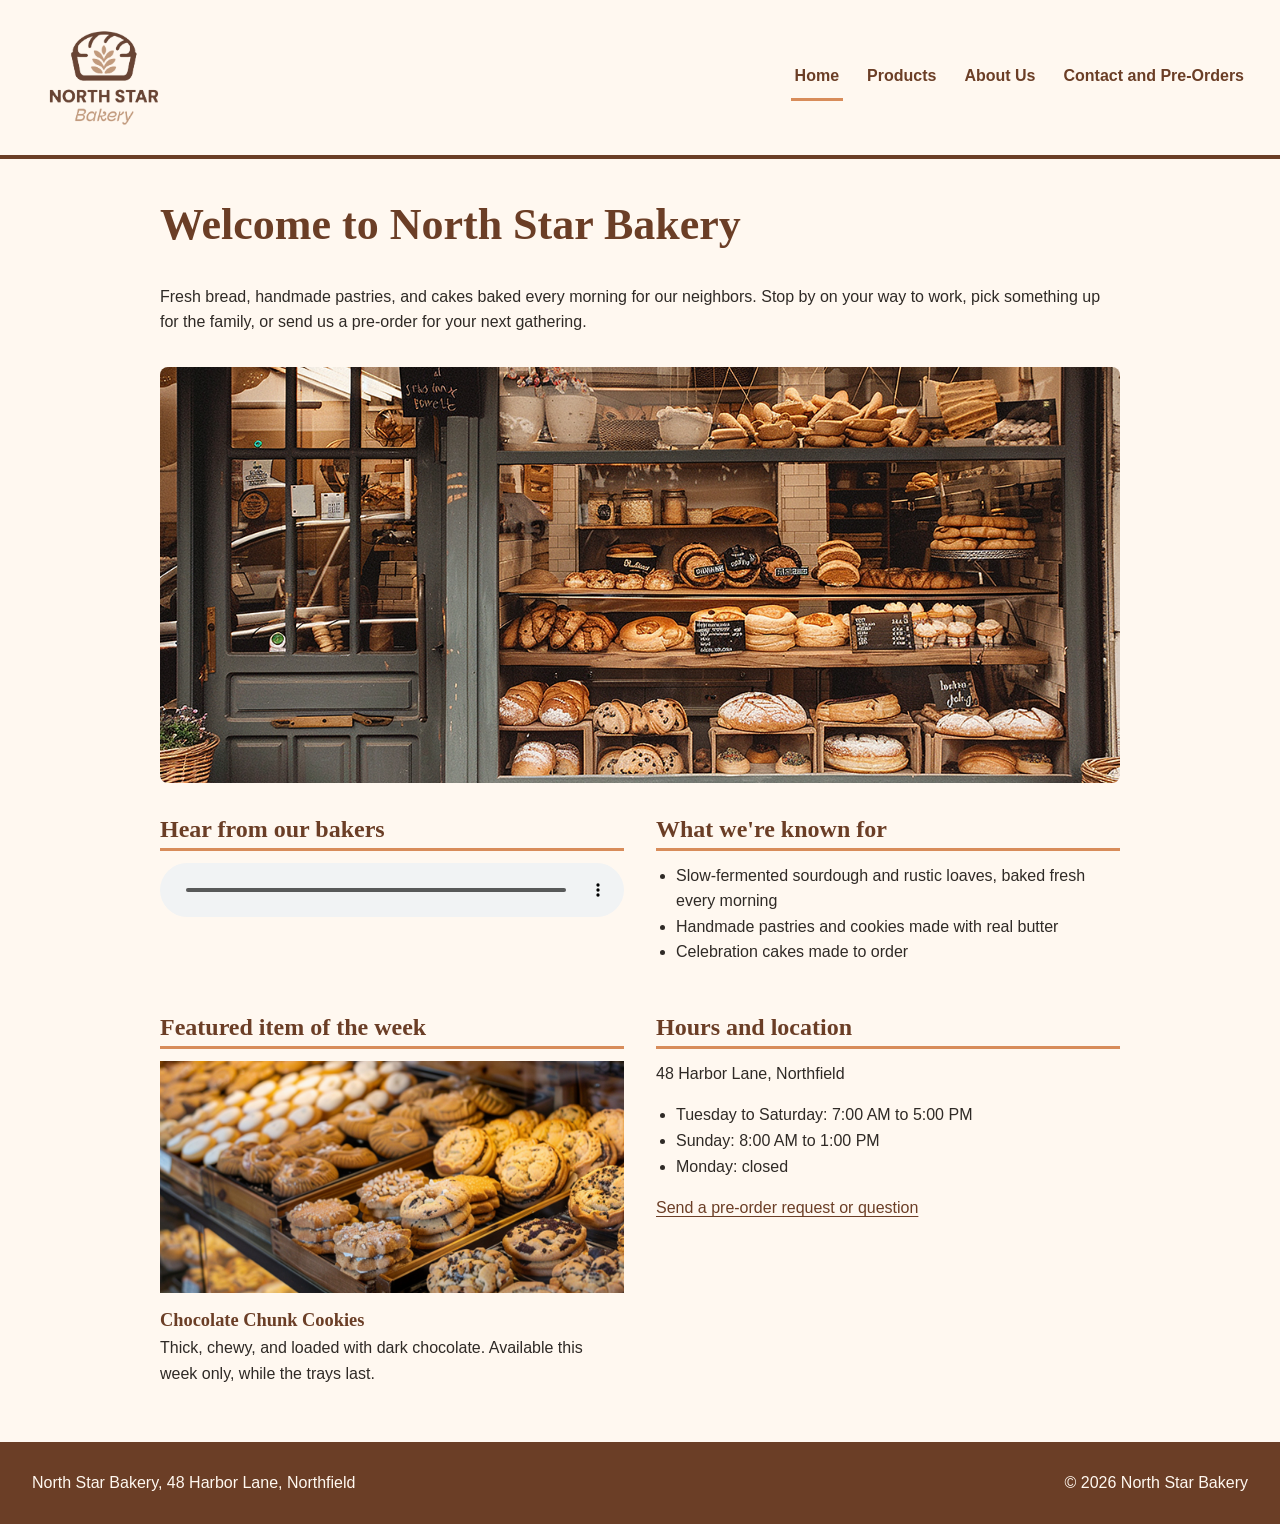
<file: index.html>
<!DOCTYPE html>
<html lang="en">
<head>
  <meta charset="UTF-8">
  <meta name="viewport" content="width=device-width, initial-scale=1.0">
  <title>North Star Bakery | Fresh Bread, Pastries, and Cakes</title>
  <link rel="stylesheet" href="style.css">
</head>
<body>
  <!-- Lets keyboard and screen reader users skip the navigation -->
  <a href="#main">Skip to main content</a>

  <header>
    <img src="media/bakery-logo_c.png" alt="North Star Bakery logo: a bread loaf with wheat stalks">
    <nav aria-label="Main navigation">
      <ul>
        <li><a href="index.html" aria-current="page">Home</a></li>
        <li><a href="products.html">Products</a></li>
        <li><a href="about.html">About Us</a></li>
        <li><a href="contact.html">Contact and Pre-Orders</a></li>
      </ul>
    </nav>
  </header>

  <main id="main">
    <h1>Welcome to North Star Bakery</h1>
    <p>Fresh bread, handmade pastries, and cakes baked every morning for our neighbors. Stop by on your way to work, pick something up for the family, or send us a pre-order for your next gathering.</p>
    <img src="media/bakery-storefront_c.png" alt="North Star Bakery storefront with breads and pastries displayed on wooden shelves in the window">

    <section>
      <h2>Hear from our bakers</h2>
      <audio controls preload="metadata">
        <source src="media/bakery-welcome_c.mp3" type="audio/mpeg">
        Your browser does not support audio playback. You can
        <a href="media/bakery-welcome_c.mp3">download the welcome message from the North Star Bakery team</a>
        instead.
      </audio>
    </section>

    <section>
      <h2>What we're known for</h2>
      <ul>
        <li>Slow-fermented sourdough and rustic loaves, baked fresh every morning</li>
        <li>Handmade pastries and cookies made with real butter</li>
        <li>Celebration cakes made to order</li>
      </ul>
    </section>

    <section>
      <h2>Featured item of the week</h2>
      <!-- Wide crop from 800px up, square crop on smaller screens -->
      <picture>
        <source media="(min-width: 800px)" srcset="media/bakery-feature-large_c.png">
        <img src="media/bakery-feature-small_c.png" alt="Trays of freshly baked chocolate chunk and sugar-topped cookies in the bakery display case">
      </picture>
      <h3>Chocolate Chunk Cookies</h3>
      <p>Thick, chewy, and loaded with dark chocolate. Available this week only, while the trays last.</p>
    </section>

    <section>
      <h2>Hours and location</h2>
      <p>48 Harbor Lane, Northfield</p>
      <ul>
        <li>Tuesday to Saturday: 7:00 AM to 5:00 PM</li>
        <li>Sunday: 8:00 AM to 1:00 PM</li>
        <li>Monday: closed</li>
      </ul>
      <p><a href="contact.html">Send a pre-order request or question</a></p>
    </section>
  </main>

  <footer>
    <p>North Star Bakery, 48 Harbor Lane, Northfield</p>
    <p>&copy; 2026 North Star Bakery</p>
  </footer>
</body>
</html>
</file>
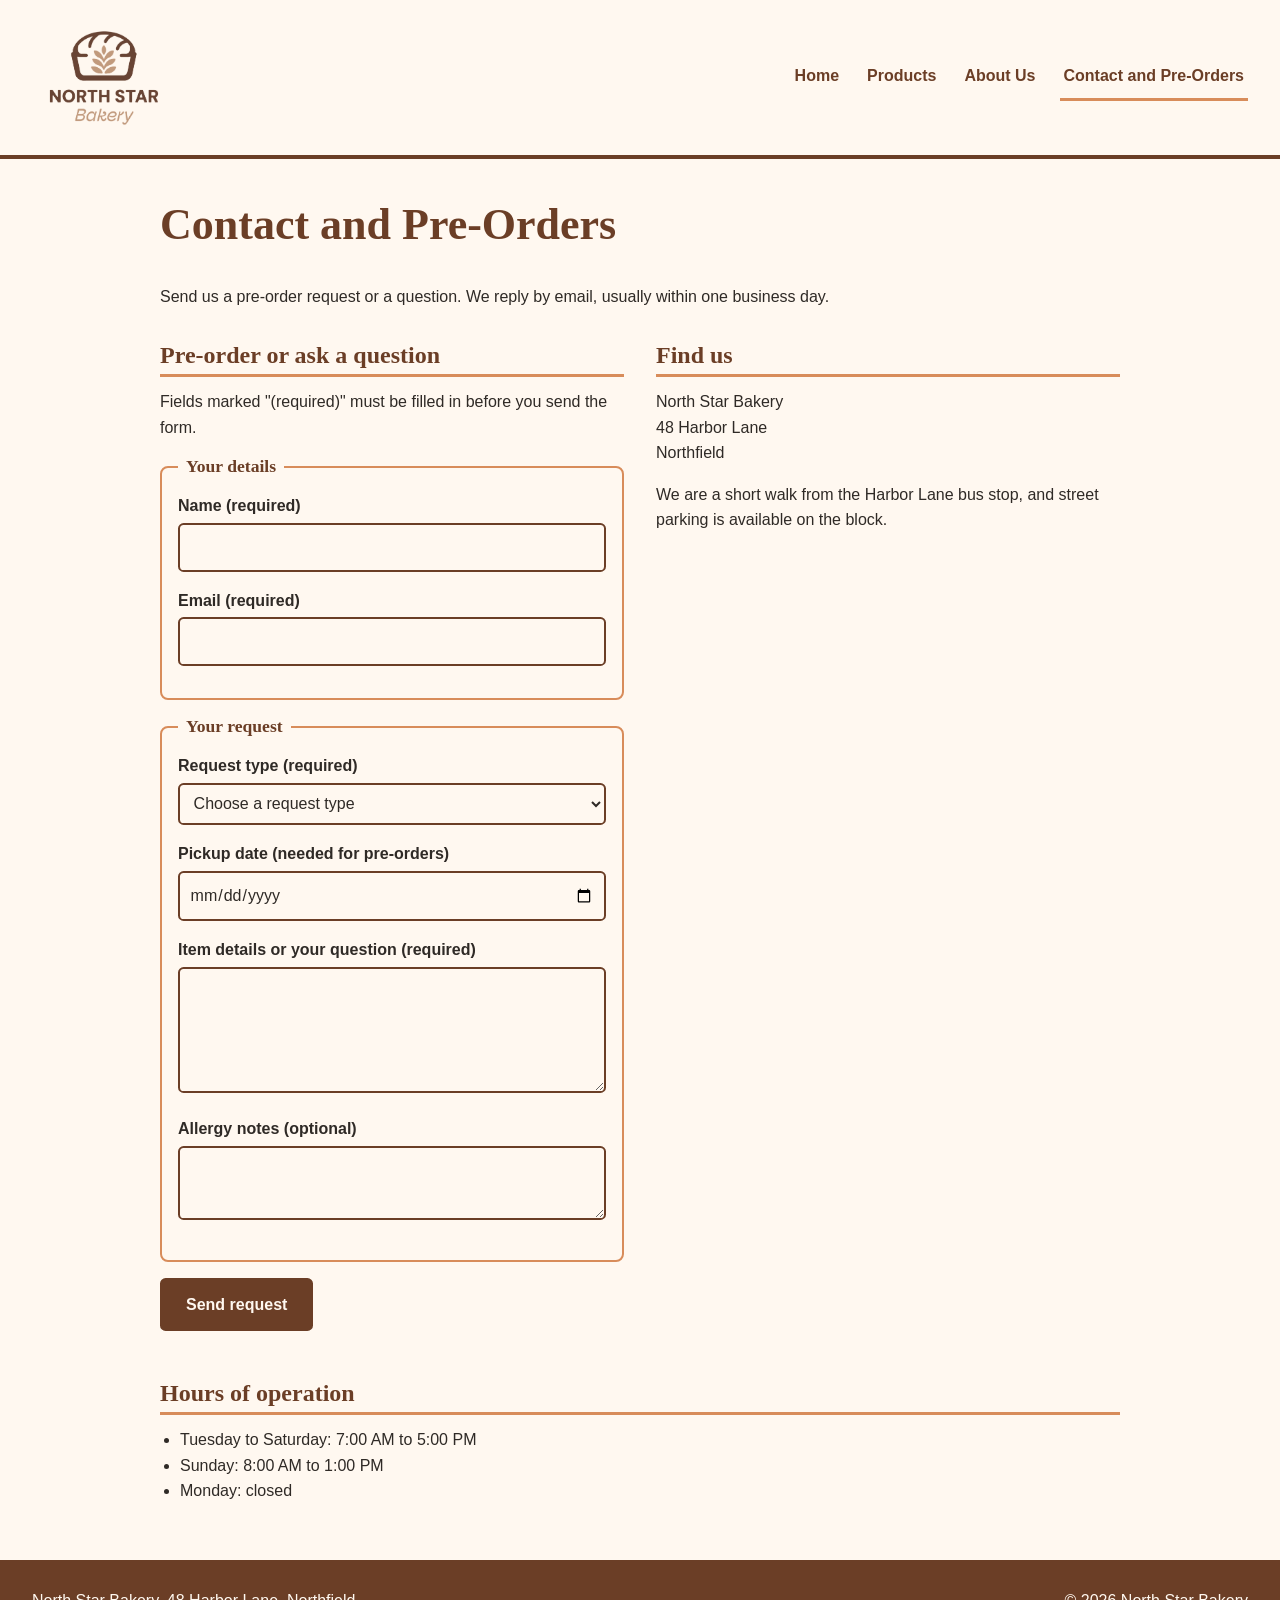
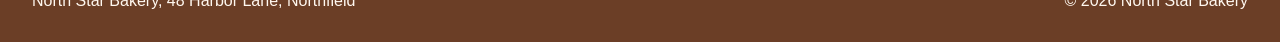
<file: contact.html>
<!DOCTYPE html>
<html lang="en">
<head>
  <meta charset="UTF-8">
  <meta name="viewport" content="width=device-width, initial-scale=1.0">
  <title>Contact and Pre-Orders | North Star Bakery</title>
  <link rel="stylesheet" href="style.css">
  <script src="script.js" defer></script>
</head>
<body>
  <a href="#main">Skip to main content</a>

  <header>
    <img src="media/bakery-logo_c.png" alt="North Star Bakery logo: a bread loaf with wheat stalks">
    <nav aria-label="Main navigation">
      <ul>
        <li><a href="index.html">Home</a></li>
        <li><a href="products.html">Products</a></li>
        <li><a href="about.html">About Us</a></li>
        <li><a href="contact.html" aria-current="page">Contact and Pre-Orders</a></li>
      </ul>
    </nav>
  </header>

  <main id="main">
    <h1>Contact and Pre-Orders</h1>
    <p>Send us a pre-order request or a question. We reply by email, usually within one business day.</p>

    <section>
      <h2>Pre-order or ask a question</h2>
      <!-- novalidate hands error messages to script.js; there is no backend, so submit is handled there too -->
      <form id="contact-form" action="#" method="post" novalidate>
        <p>Fields marked "(required)" must be filled in before you send the form.</p>
        <p id="prefill-note" hidden></p>

        <fieldset>
          <legend>Your details</legend>
          <p>
            <label for="name">Name (required)</label><br>
            <input type="text" id="name" name="name" autocomplete="name" minlength="2" required aria-describedby="name-error">
            <span class="error" id="name-error"></span>
          </p>
          <p>
            <label for="email">Email (required)</label><br>
            <input type="email" id="email" name="email" autocomplete="email" required aria-describedby="email-error">
            <span class="error" id="email-error"></span>
          </p>
        </fieldset>

        <fieldset>
          <legend>Your request</legend>
          <p>
            <label for="request-type">Request type (required)</label><br>
            <select id="request-type" name="request-type" required aria-describedby="request-type-error">
              <option value="">Choose a request type</option>
              <option value="pre-order">Pre-order</option>
              <option value="question">General question</option>
              <option value="event">Event or catering order</option>
            </select>
            <span class="error" id="request-type-error"></span>
          </p>
          <p>
            <label for="pickup-date">Pickup date (needed for pre-orders)</label><br>
            <input type="date" id="pickup-date" name="pickup-date" aria-describedby="pickup-date-error">
            <span class="error" id="pickup-date-error"></span>
          </p>
          <p>
            <label for="item-details">Item details or your question (required)</label><br>
            <textarea id="item-details" name="item-details" rows="4" cols="40" minlength="5" maxlength="500" required aria-describedby="item-details-error"></textarea>
            <span class="error" id="item-details-error"></span>
          </p>
          <p>
            <label for="allergies">Allergy notes (optional)</label><br>
            <textarea id="allergies" name="allergies" rows="2" cols="40" maxlength="300"></textarea>
          </p>
        </fieldset>

        <p><button type="submit">Send request</button></p>
        <p id="form-status" role="status"></p>
      </form>
    </section>

    <section>
      <h2>Find us</h2>
      <address>
        North Star Bakery<br>
        48 Harbor Lane<br>
        Northfield
      </address>
      <p>We are a short walk from the Harbor Lane bus stop, and street parking is available on the block.</p>
    </section>

    <section>
      <h2>Hours of operation</h2>
      <ul>
        <li>Tuesday to Saturday: 7:00 AM to 5:00 PM</li>
        <li>Sunday: 8:00 AM to 1:00 PM</li>
        <li>Monday: closed</li>
      </ul>
    </section>
  </main>

  <footer>
    <p>North Star Bakery, 48 Harbor Lane, Northfield</p>
    <p>&copy; 2026 North Star Bakery</p>
  </footer>
</body>
</html>
</file>
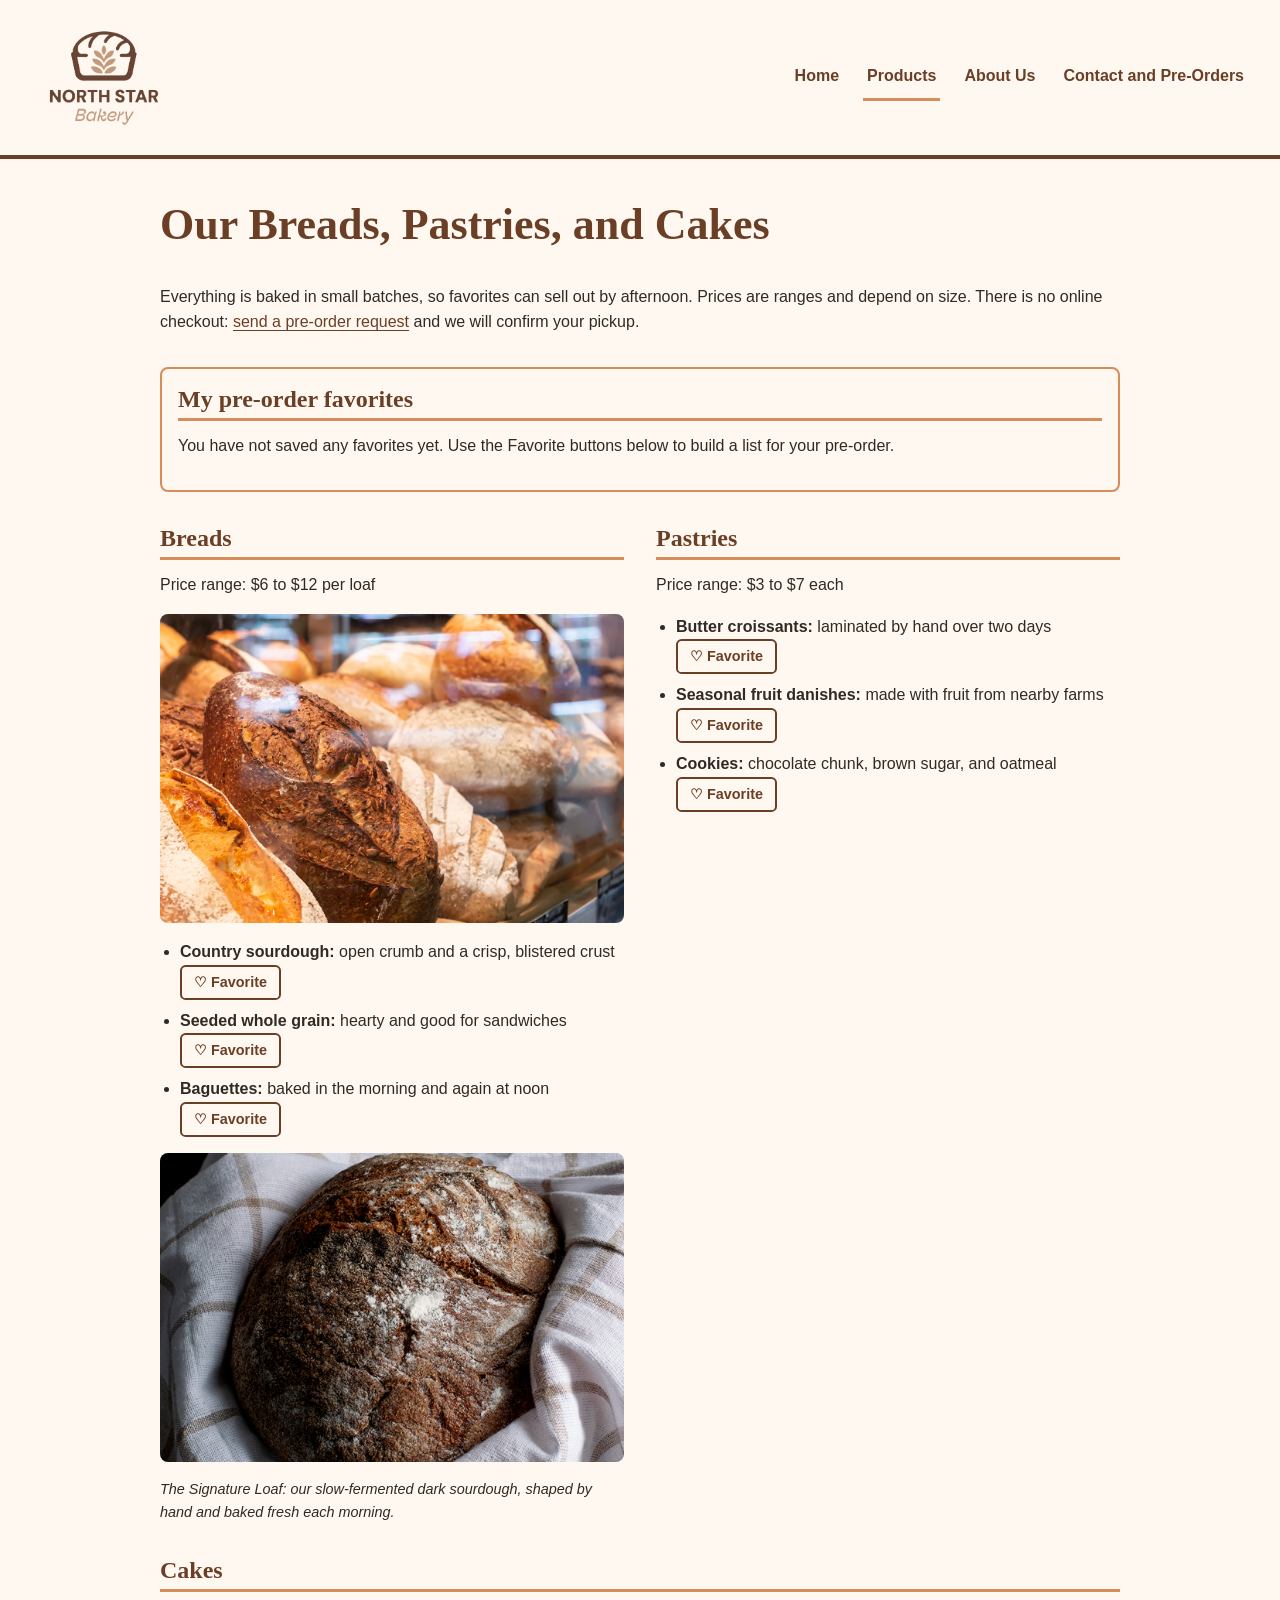
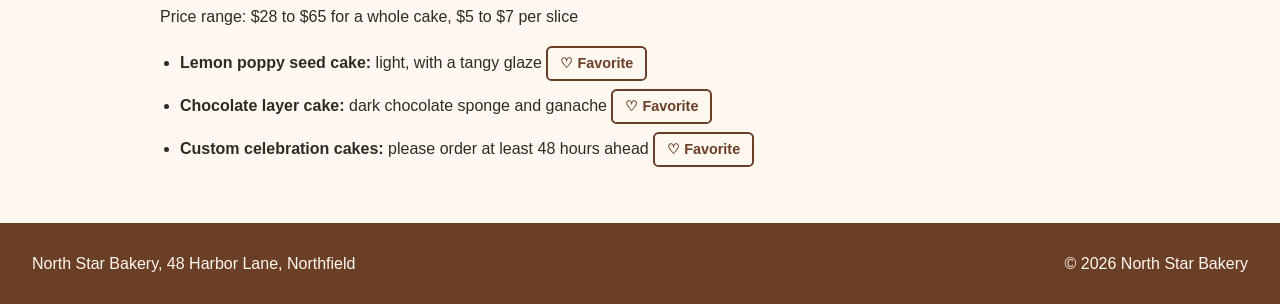
<file: products.html>
<!DOCTYPE html>
<html lang="en">
<head>
  <meta charset="UTF-8">
  <meta name="viewport" content="width=device-width, initial-scale=1.0">
  <title>Products | North Star Bakery</title>
  <link rel="stylesheet" href="style.css">
  <script src="script.js" defer></script>
</head>
<body>
  <a href="#main">Skip to main content</a>

  <header>
    <img src="media/bakery-logo_c.png" alt="North Star Bakery logo: a bread loaf with wheat stalks">
    <nav aria-label="Main navigation">
      <ul>
        <li><a href="index.html">Home</a></li>
        <li><a href="products.html" aria-current="page">Products</a></li>
        <li><a href="about.html">About Us</a></li>
        <li><a href="contact.html">Contact and Pre-Orders</a></li>
      </ul>
    </nav>
  </header>

  <main id="main">
    <h1>Our Breads, Pastries, and Cakes</h1>
    <p>Everything is baked in small batches, so favorites can sell out by afternoon. Prices are ranges and depend on size. There is no online checkout: <a href="contact.html">send a pre-order request</a> and we will confirm your pickup.</p>

    <section id="favorites">
      <h2 tabindex="-1">My pre-order favorites</h2>
      <p id="favorites-empty">You have not saved any favorites yet. Use the Favorite buttons below to build a list for your pre-order.</p>
      <ul id="favorites-list"></ul>
      <p id="favorites-actions" hidden>
        <a href="contact.html">Send a pre-order request with these items</a>
        <button type="button" id="clear-favorites">Clear favorites</button>
      </p>
      <p id="favorites-status" role="status"></p>
    </section>

    <section>
      <h2>Breads</h2>
      <p>Price range: $6 to $12 per loaf</p>
      <img src="media/bakery-bread_c.png" alt="Crusty sourdough and country loaves stacked behind the glass of the bakery bread case">
      <ul>
        <li data-product="country-sourdough"><strong>Country sourdough:</strong> open crumb and a crisp, blistered crust</li>
        <li data-product="seeded-whole-grain"><strong>Seeded whole grain:</strong> hearty and good for sandwiches</li>
        <li data-product="baguettes"><strong>Baguettes:</strong> baked in the morning and again at noon</li>
      </ul>
      <figure>
        <img src="media/bakery-signature-loaf_c.png" alt="Dark, flour-dusted round loaf resting on a checkered kitchen towel">
        <figcaption>The Signature Loaf: our slow-fermented dark sourdough, shaped by hand and baked fresh each morning.</figcaption>
      </figure>
    </section>

    <section>
      <h2>Pastries</h2>
      <p>Price range: $3 to $7 each</p>
      <ul>
        <li data-product="butter-croissants"><strong>Butter croissants:</strong> laminated by hand over two days</li>
        <li data-product="fruit-danishes"><strong>Seasonal fruit danishes:</strong> made with fruit from nearby farms</li>
        <li data-product="cookies"><strong>Cookies:</strong> chocolate chunk, brown sugar, and oatmeal</li>
      </ul>
    </section>

    <section>
      <h2>Cakes</h2>
      <p>Price range: $28 to $65 for a whole cake, $5 to $7 per slice</p>
      <ul>
        <li data-product="lemon-poppy-cake"><strong>Lemon poppy seed cake:</strong> light, with a tangy glaze</li>
        <li data-product="chocolate-layer-cake"><strong>Chocolate layer cake:</strong> dark chocolate sponge and ganache</li>
        <li data-product="custom-cakes"><strong>Custom celebration cakes:</strong> please order at least 48 hours ahead</li>
      </ul>
    </section>
  </main>

  <footer>
    <p>North Star Bakery, 48 Harbor Lane, Northfield</p>
    <p>&copy; 2026 North Star Bakery</p>
  </footer>
</body>
</html>
</file>
<file: style.css>
/* Palette: cream #FFF8F0, brown #6B3E26, peach #D88C5A, charcoal #2F2A26 */
:root {
  --cream: #FFF8F0;
  --brown: #6B3E26;
  --peach: #D88C5A;
  --charcoal: #2F2A26;
}

*,
*::before,
*::after {
  box-sizing: border-box;
}

/* Base (mobile first) */
body {
  margin: 0;
  font-family: Arial, Helvetica, sans-serif;
  line-height: 1.6;
  color: var(--charcoal);
  background: var(--cream);
}

h1,
h2,
h3,
legend {
  font-family: Georgia, "Times New Roman", serif;
  color: var(--brown);
  line-height: 1.2;
}

h1 {
  margin: 0;
  font-size: 2rem;
}

h2 {
  margin: 0 0 0.75rem;
  padding-bottom: 0.25rem;
  font-size: 1.5rem;
  border-bottom: 3px solid var(--peach);
}

h3 {
  margin: 1rem 0 0.25rem;
  font-size: 1.15rem;
}

p,
ul {
  margin: 0 0 1rem;
}

ul {
  padding-left: 1.25rem;
}

a {
  color: var(--brown);
  text-underline-offset: 3px;
}

a:hover {
  color: var(--charcoal);
}

:focus-visible {
  outline: 3px solid var(--charcoal);
  outline-offset: 2px;
}

/* Skip link stays off-screen until it gets keyboard focus */
a[href="#main"] {
  position: absolute;
  left: -999px;
  padding: 0.75rem 1rem;
  color: var(--cream);
  background: var(--brown);
}

a[href="#main"]:focus {
  left: 1rem;
  top: 1rem;
  z-index: 10;
}

/* Header and navigation */
header {
  display: flex;
  flex-direction: column;
  align-items: center;
  gap: 0.75rem;
  padding: 1rem;
  border-bottom: 4px solid var(--brown);
}

/* Multiply blends the logo's white background into the cream page */
header img {
  width: 9rem;
  height: auto;
  mix-blend-mode: multiply;
}

nav ul {
  display: flex;
  flex-wrap: wrap;
  justify-content: center;
  gap: 0.25rem 1.25rem;
  margin: 0;
  padding: 0;
  list-style: none;
}

nav a {
  display: block;
  padding: 0.6rem 0.25rem;
  font-weight: 700;
  text-decoration: none;
  border-bottom: 3px solid transparent;
}

nav a:hover,
nav a[aria-current="page"] {
  border-bottom-color: var(--peach);
}

/* Main content: stacked on small screens */
main {
  display: flex;
  flex-wrap: wrap;
  gap: 1.5rem;
  max-width: 64rem;
  margin: 0 auto;
  padding: 1.5rem 1rem;
}

main > * {
  flex: 1 1 100%;
  min-width: 0;
  margin: 0;
}

img,
video {
  display: block;
  max-width: 100%;
  height: auto;
}

audio {
  display: block;
  max-width: 100%;
}

video,
audio,
figure img,
picture img,
section > img {
  width: 100%;
}

section > img,
figure img {
  margin-bottom: 1rem;
  aspect-ratio: 3 / 2;
  object-fit: cover;
  border-radius: 0.5rem;
}

main > img {
  width: 100%;
  max-height: 18rem;
  object-fit: cover;
  border-radius: 0.5rem;
}

address {
  margin: 0 0 1rem;
  font-style: normal;
}

figure {
  margin: 0;
}

figcaption {
  margin-top: 0.5rem;
  font-size: 0.9rem;
  font-style: italic;
}

/* Form */
fieldset {
  margin: 0 0 1rem;
  padding: 1rem;
  border: 2px solid var(--peach);
  border-radius: 0.5rem;
}

legend {
  padding: 0 0.5rem;
  font-size: 1.1rem;
  font-weight: 700;
}

form p {
  margin: 0 0 1rem;
}

label {
  font-weight: 700;
}

input,
select,
textarea {
  width: 100%;
  max-width: 32rem;
  margin-top: 0.25rem;
  padding: 0.6rem;
  font: inherit;
  color: var(--charcoal);
  background: var(--cream);
  border: 2px solid var(--brown);
  border-radius: 0.35rem;
}

textarea {
  resize: vertical;
}

button {
  padding: 0.75rem 1.5rem;
  font: inherit;
  font-weight: 700;
  color: var(--cream);
  background: var(--brown);
  border: 2px solid var(--brown);
  border-radius: 0.35rem;
  cursor: pointer;
}

button:hover {
  background: var(--charcoal);
  border-color: var(--charcoal);
}

/* Favorites and form feedback (JavaScript) */
#favorites {
  padding: 1rem;
  border: 2px solid var(--peach);
  border-radius: 0.5rem;
}

#favorites h2:focus {
  outline: none;
}

#favorites-list {
  margin-bottom: 1rem;
}

#favorites-list li,
[data-product] {
  margin-bottom: 0.5rem;
}

.favorite-btn,
.remove-btn,
#clear-favorites {
  padding: 0.25rem 0.75rem;
  font-size: 0.9rem;
  color: var(--brown);
  background: var(--cream);
  border-color: var(--brown);
}

.favorite-btn:hover,
.remove-btn:hover,
#clear-favorites:hover {
  color: var(--charcoal);
  background: var(--peach);
  border-color: var(--brown);
}

.favorite-btn[aria-pressed="true"] {
  color: var(--cream);
  background: var(--brown);
}

.favorite-btn[aria-pressed="true"]:hover {
  color: var(--cream);
  background: var(--charcoal);
}

[role="status"]:empty {
  margin: 0;
}

[role="status"]:not(:empty) {
  padding: 0.75rem 1rem;
  font-weight: 700;
  border: 2px solid var(--brown);
  border-radius: 0.5rem;
}

.error {
  display: block;
  margin-top: 0.25rem;
  font-weight: 700;
}

.error:not(:empty) {
  padding-left: 0.5rem;
  border-left: 4px solid var(--peach);
}

.error:not(:empty)::before {
  content: "Error: ";
}

[aria-invalid="true"] {
  border-width: 3px;
  border-color: var(--charcoal);
  outline: 2px solid var(--peach);
}

/* Footer */
footer {
  padding: 1.5rem 1rem;
  text-align: center;
  color: var(--cream);
  background: var(--brown);
}

footer p {
  margin: 0.25rem 0;
}

/* Tablet and up: logo beside nav, sections in two columns */
@media (min-width: 48em) {
  header {
    flex-direction: row;
    justify-content: space-between;
    padding: 1rem 2rem;
  }

  h1 {
    font-size: 2.75rem;
  }

  main {
    gap: 2rem;
    padding: 2.5rem 2rem;
  }

  main > section {
    flex: 1 1 calc(50% - 1rem);
  }

  main > #favorites {
    flex-basis: 100%;
  }

  main > img {
    max-height: 26rem;
  }

  footer {
    display: flex;
    justify-content: space-between;
    padding: 1.5rem 2rem;
    text-align: left;
  }
}
</file>
